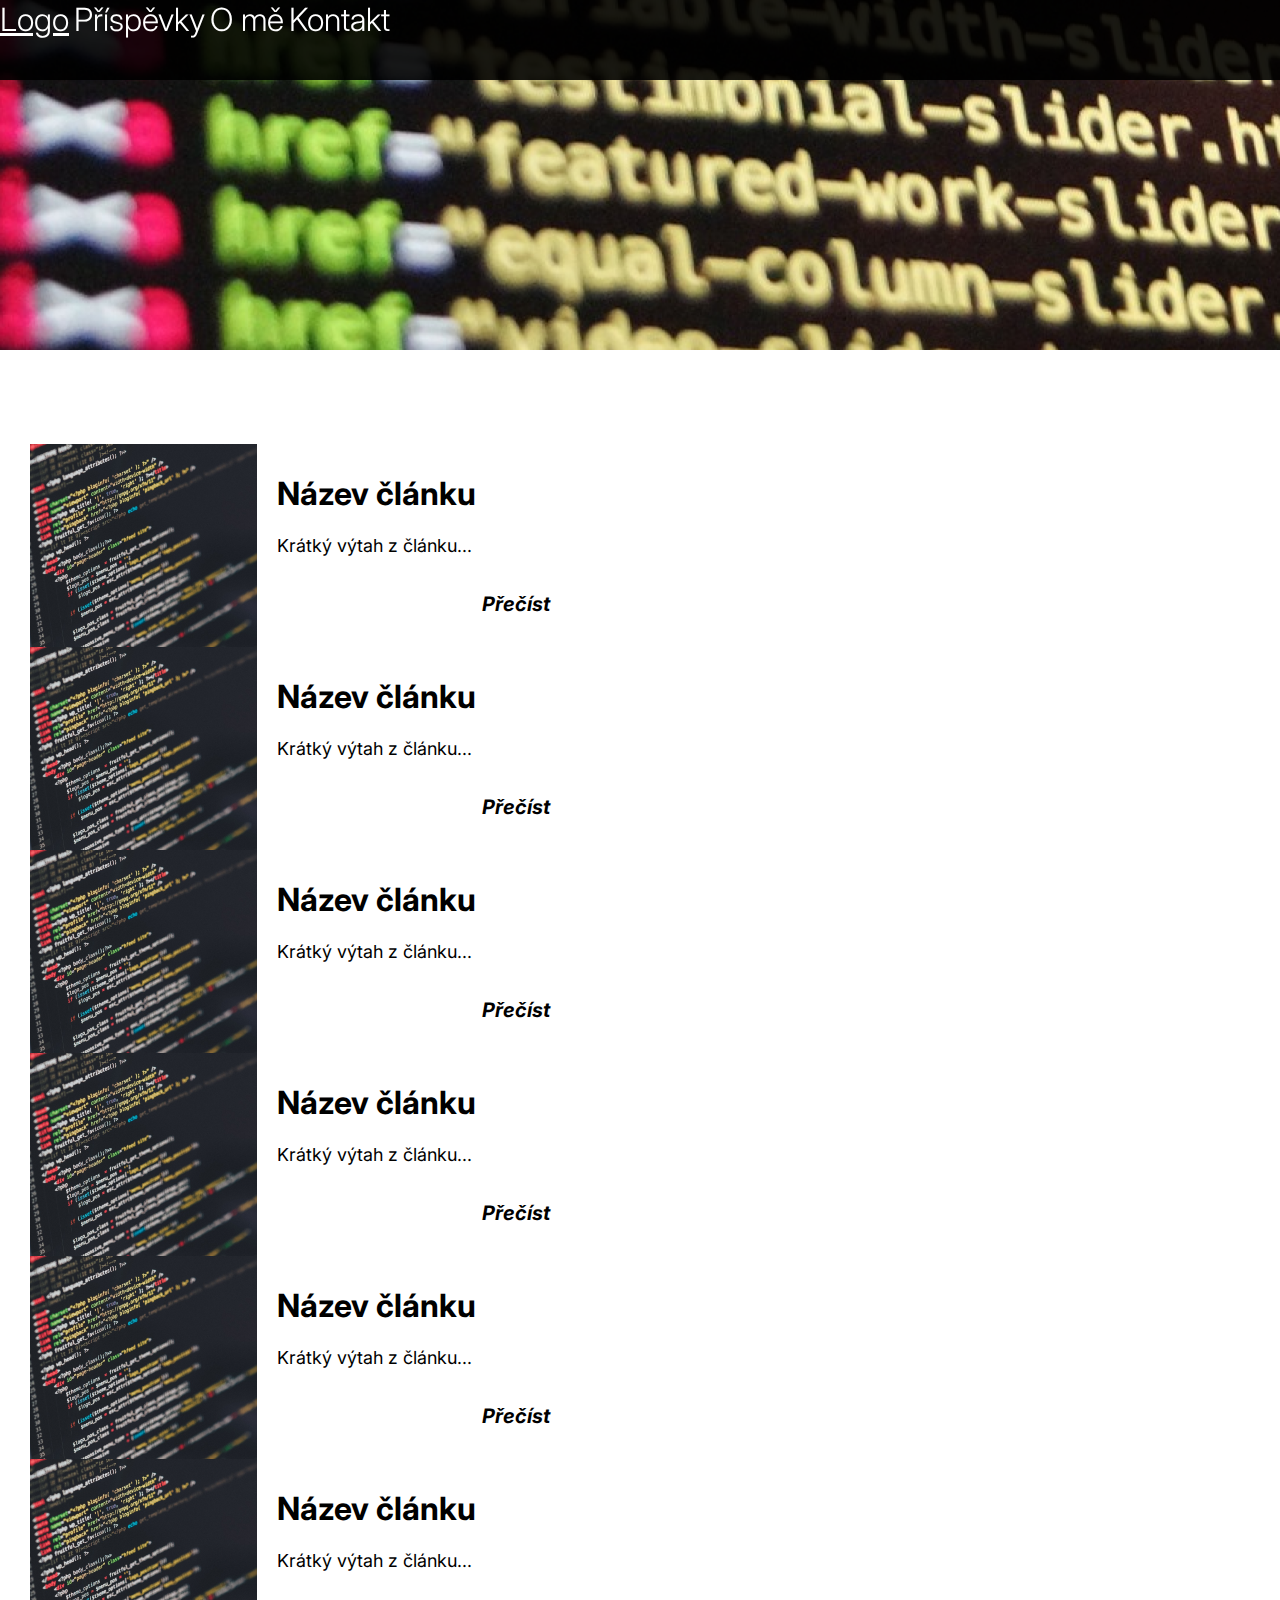
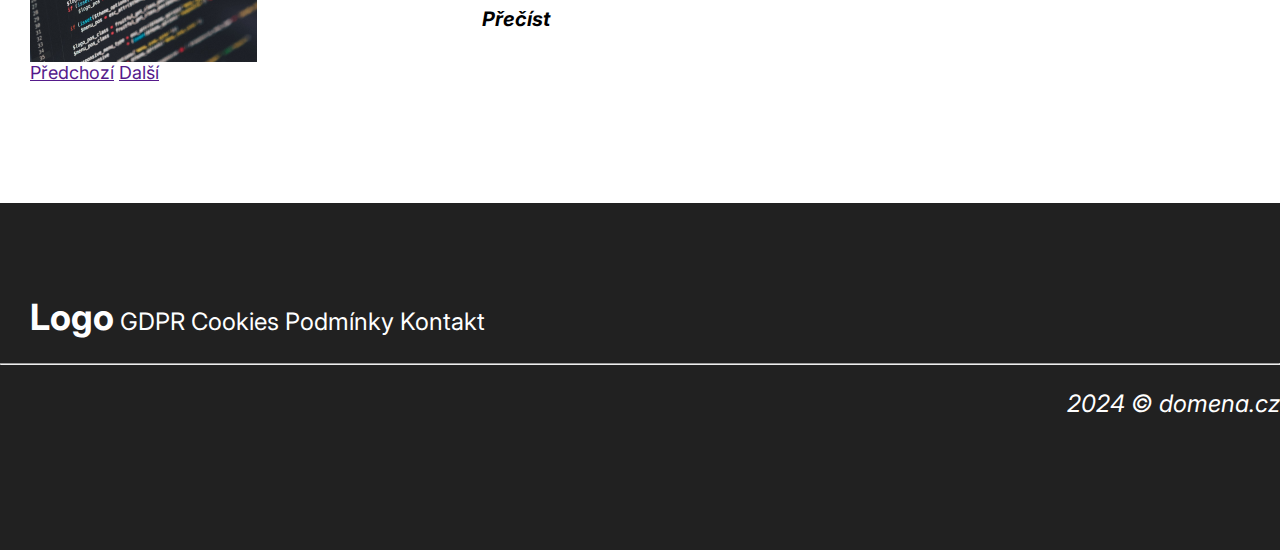
<file: index.html>
<!DOCTYPE html>
<html lang="cs">
<head>
    <meta charset="UTF-8">
    <meta name="viewport" content="width=device-width, initial-scale=1.0">
    <link rel="stylesheet" href="style.css">
    <link rel="preconnect" href="https://fonts.googleapis.com">
<link rel="preconnect" href="https://fonts.gstatic.com" crossorigin>
<link href="https://fonts.googleapis.com/css2?family=Roboto&display=swap" rel="stylesheet">
    <title>Blog</title>
</head>
<body>
<nav>
    <a href="">Logo</a>
    <a href="">Příspěvky</a>
    <a href="">O mě</a>
    <a href="">Kontakt</a>
</nav>   
<img src="obrazky/zahlavi.png" alt="zahlavi blogu">

<main>
    <div class="karta-clanku">
        <img src="obrazky/clanek.png" alt="Název článku">
        <div class="karta-textace">
            <h2>Název článku</h2>
            <p>Krátký výtah z článku...</p>
            <p>
                <a href="">Přečíst</a>
            </p>
        </div>
    </div>

    <div class="karta-clanku">
        <img src="obrazky/clanek.png" alt="Název článku">
        <div class="karta-textace">
            <h2>Název článku</h2>
            <p>Krátký výtah z článku...</p>
            <p>
                <a href="">Přečíst</a>
            </p>
        </div>
    </div>

    <div class="karta-clanku">
        <img src="obrazky/clanek.png" alt="Název článku">
        <div class="karta-textace">
            <h2>Název článku</h2>
            <p>Krátký výtah z článku...</p>
            <p>
                <a href="">Přečíst</a>
            </p>
        </div>
    </div>

    <div class="karta-clanku">
        <img src="obrazky/clanek.png" alt="Název článku">
        <div class="karta-textace">
            <h2>Název článku</h2>
            <p>Krátký výtah z článku...</p>
            <p>
                <a href="">Přečíst</a>
            </p>
        </div>
    </div>

    <div class="karta-clanku">
        <img src="obrazky/clanek.png" alt="Název článku">
        <div class="karta-textace">
            <h2>Název článku</h2>
            <p>Krátký výtah z článku...</p>
            <p>
                <a href="">Přečíst</a>
            </p>
        </div>
    </div>

    <div class="karta-clanku">
        <img src="obrazky/clanek.png" alt="Název článku">
        <div class="karta-textace">
            <h2>Název článku</h2>
            <p>Krátký výtah z článku...</p>
            <p>
                <a href="">Přečíst</a>
            </p>
        </div>
    </div>

<!-- Strakování div bude sloužit k vycentrovaní-->
    <div>
        <a href="">Předchozí</a>
        <a href="">Další</a>
    </div>
</main>

<footer>
    <!-- div bude sloužit k rozdělení-->
    <div>
        <b>Logo</b>
        <a href="">GDPR</a>
        <a href="">Cookies</a>
        <a href="">Podmínky</a>
        <a href="">Kontakt</a>  
    </div>
    <hr>
    <p>2024 &copy; domena.cz</p>
</footer>
</body>
</html>
</file>
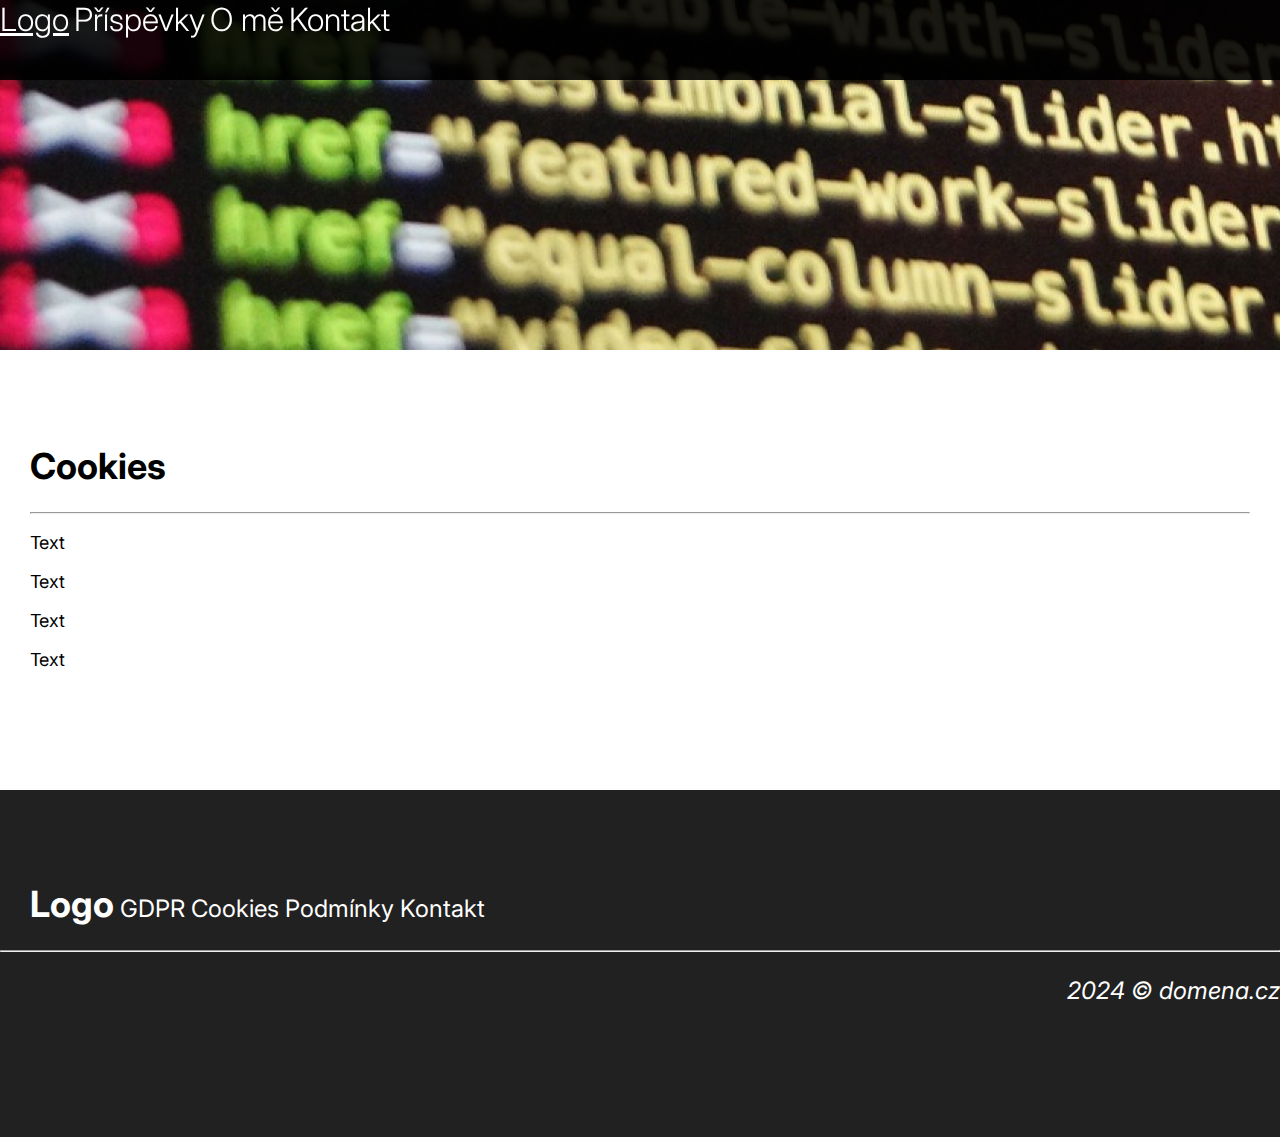
<file: cookies.html>
<!DOCTYPE html>
<html lang="cs">
<head>
    <meta charset="UTF-8">
    <meta name="viewport" content="width=device-width, initial-scale=1.0">
    <link rel="stylesheet" href="style.css">
    <title>Cookies</title>
</head>
<body>
    <nav>
        <a href="">Logo</a>
        <a href="">Příspěvky</a>
        <a href="">O mě</a>
        <a href="">Kontakt</a>
    </nav>
    <img src="obrazky/zahlavi.png" alt="Záhlaví blogu">

    <main>
        <h1>Cookies</h1>
        <hr>

        <article>
            <p>Text</p>
            <p>Text</p>
            <p>Text</p>
            <p>Text</p>
        </article>
    </main>

    <footer>
        <!-- div bude sloužit k rozdělení na dva sloupce -->
        <div>
            <b>Logo</b>
            <a href="">GDPR</a>
            <a href="">Cookies</a>
            <a href="">Podmínky</a>
            <a href="">Kontakt</a>
        </div>
        <hr>
        <p>2024 &copy; domena.cz</p>
    </footer>
</body>
</html>
</file>
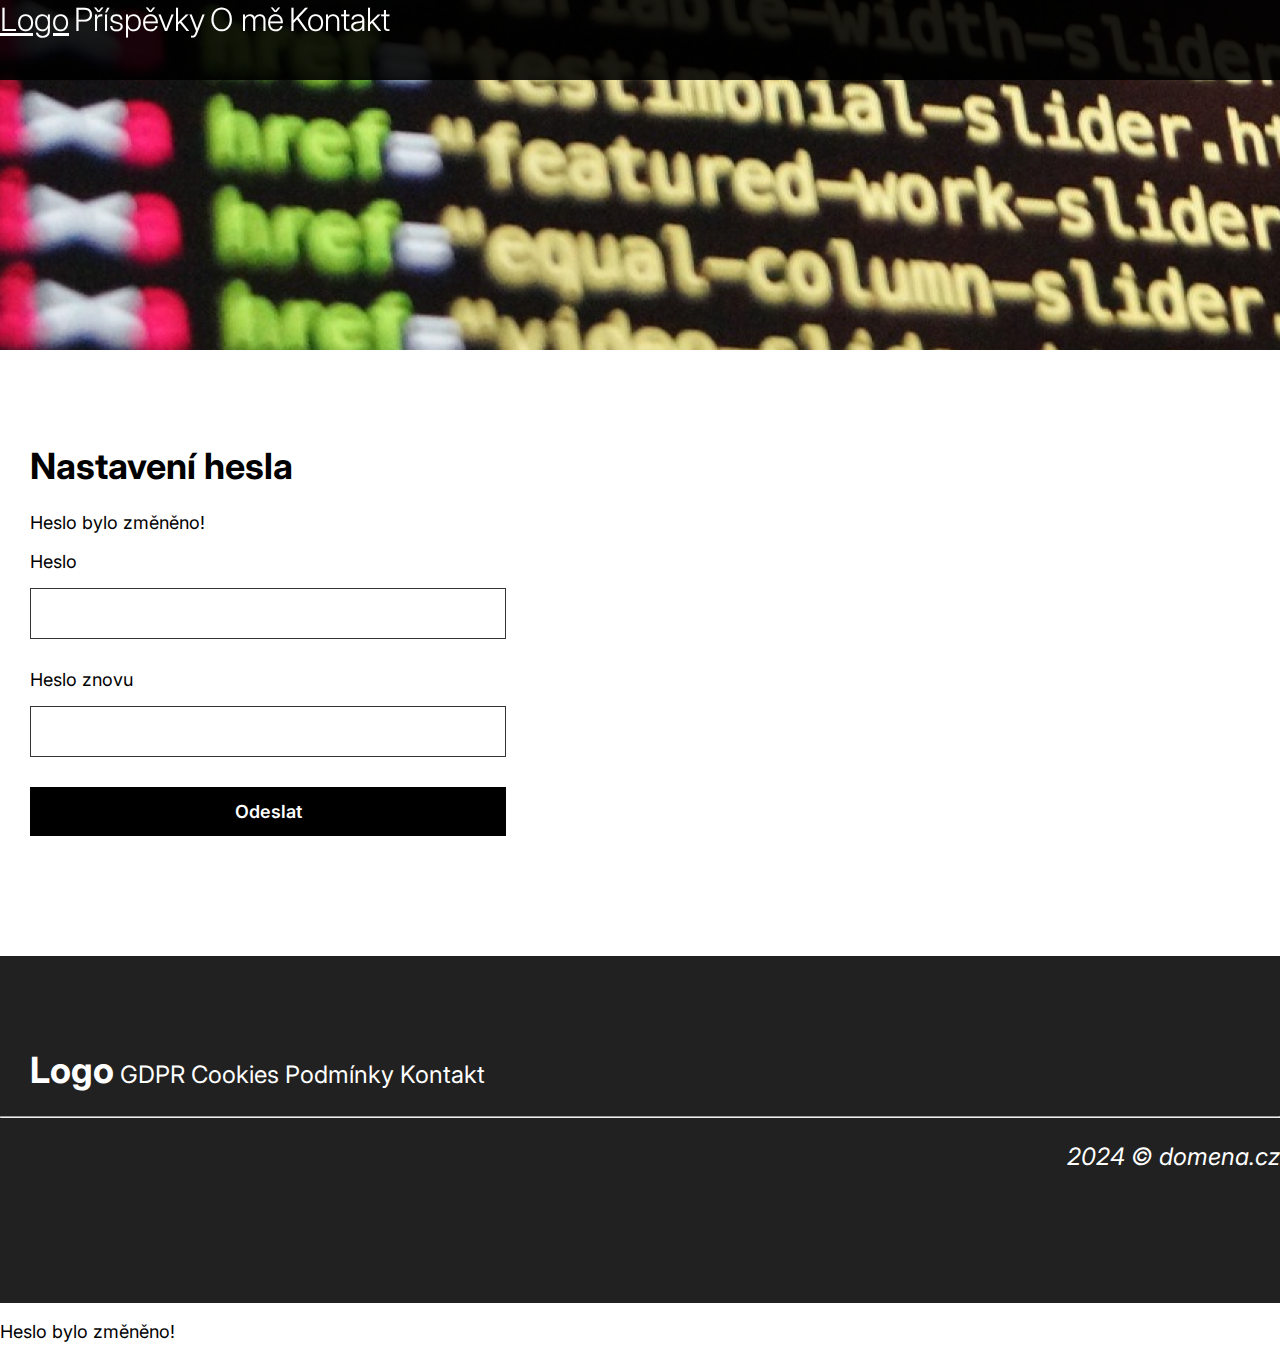
<file: nastaveni_hesla.html>
<!DOCTYPE html>
<html lang="cs">
<head>
    <meta charset="UTF-8">
    <meta name="viewport" content="width=device-width, initial-scale=1.0">
    <link rel="stylesheet" href="style.css">
    <title>Nastavení hesla</title>
</head>
<body>
    <nav>
        <a href="">Logo</a>
        <a href="">Příspěvky</a>
        <a href="">O mě</a>
        <a href="">Kontakt</a>
    </nav>
    <img src="obrazky/zahlavi.png" alt="Záhlaví blogu">

    <main>
        <h1>Nastavení hesla</h1>

        <!-- 
        ukázka zpráv serveru pro úspěch/chybu při zpracování požadavku
        klasická zpráva - vzhled se nastaví pomocí CSS
        -->
        <p>Heslo bylo změněno!</p>

        <form action="nastaveni_hesla.html" method="post">
            <label for="heslo">Heslo</label>
            <input type="password" name="heslo" id="heslo">
            <label for="heslo_znovu">Heslo znovu</label>
            <input type="password" name="heslo_znovu" id="heslo_znovu">
            <input type="submit" value="Odeslat">
        </form>
    </main>

    <footer>
        <!-- div bude sloužit k rozdělení na dva sloupce -->
        <div>
            <b>Logo</b>
            <a href="">GDPR</a>
            <a href="">Cookies</a>
            <a href="">Podmínky</a>
            <a href="">Kontakt</a>
        </div>
        <hr>
        <p>2024 &copy; domena.cz</p>
    </footer>

    <!-- 
    ukázka zpráv serveru pro úspěch/chybu při zpracování požadavku
    flash zpráva - vzhled se nastaví pomocí CSS, sama zmizí - nastaví se pomocí JS
    -->
    <div>
        <!-- tento div slouží jako barevný indikátor úspěchu požadavku -->
        <div></div>
        <p>Heslo bylo změněno!</p>
    </div>
</body>
</html>
</file>
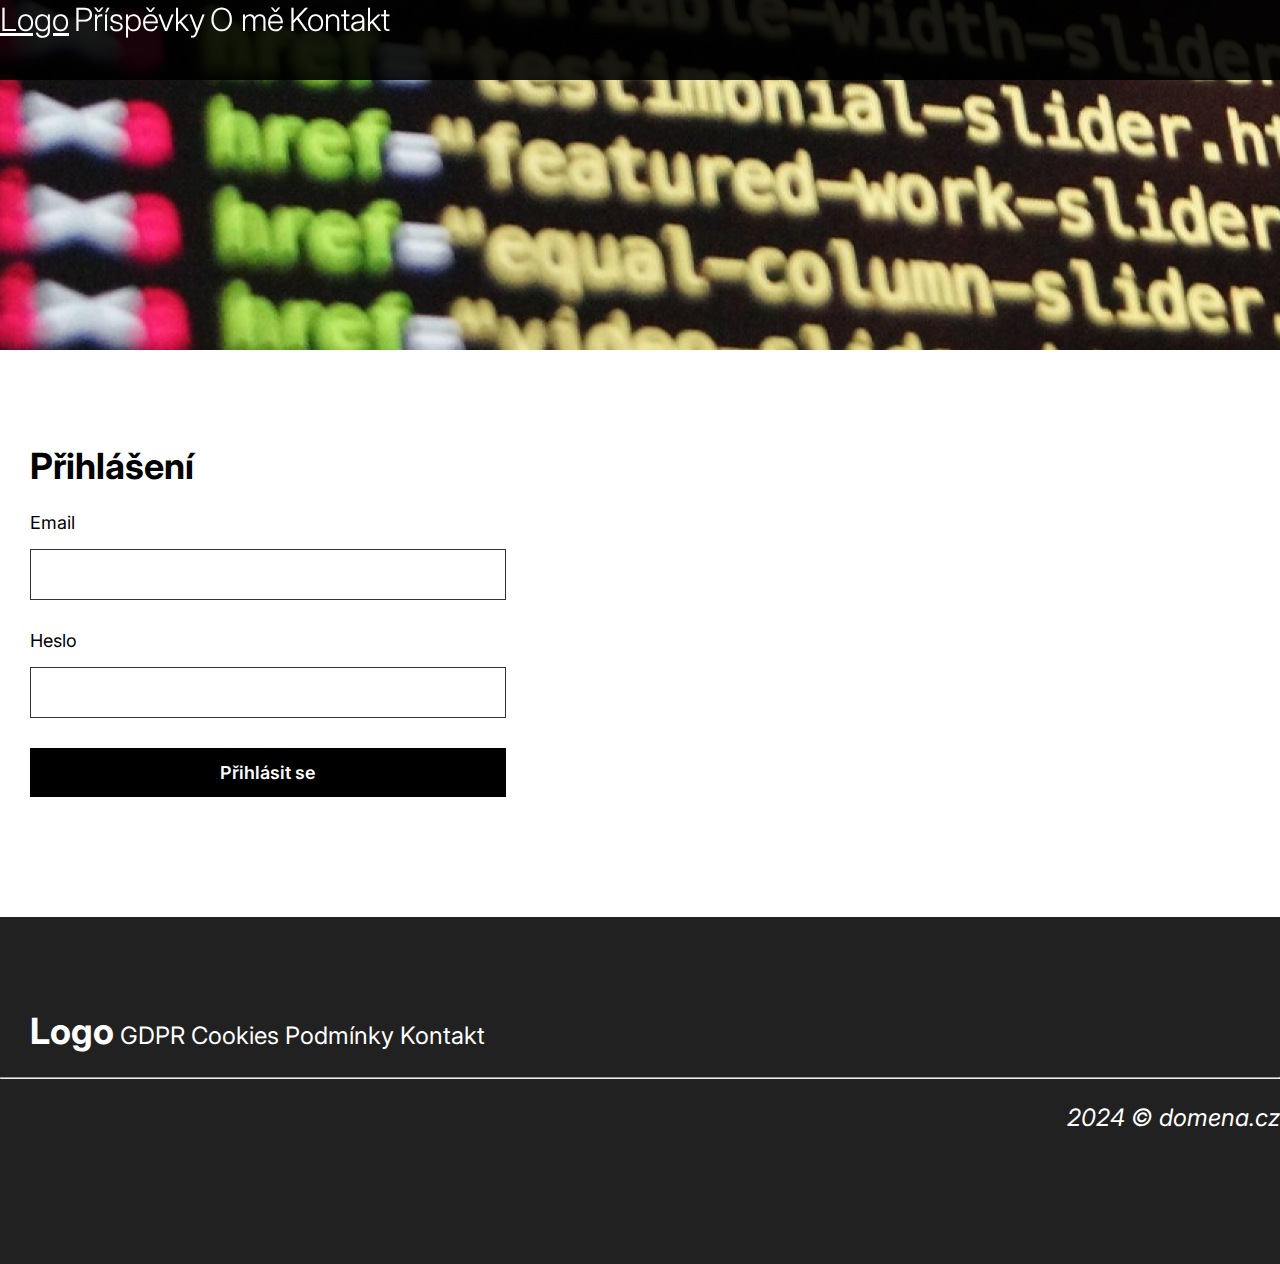
<file: prihlaseni.html>
<!DOCTYPE html>
<html lang="cs">
<head>
    <meta charset="UTF-8">
    <meta name="viewport" content="width=device-width, initial-scale=1.0">
    <link rel="stylesheet" href="style.css">
    <title>Přihlášení</title>
</head>
<body>
    <nav>
        <a href="">Logo</a>
        <a href="">Příspěvky</a>
        <a href="">O mě</a>
        <a href="">Kontakt</a>
    </nav>
    <img src="obrazky/zahlavi.png" alt="Záhlaví blogu">

    <main>
        <h1>Přihlášení</h1>

        <form action="prihlaseni.html" method="post">
            <label for="email">Email</label>
            <input type="email" name="email" id="email" required>
            <label for="heslo">Heslo</label>
            <input type="password" name="heslo" id="heslo">
            <input type="submit" value="Přihlásit se">
        </form>
    </main>

    <footer>
        <!-- div bude sloužit k rozdělení na dva sloupce -->
        <div>
            <b>Logo</b>
            <a href="">GDPR</a>
            <a href="">Cookies</a>
            <a href="">Podmínky</a>
            <a href="">Kontakt</a>
        </div>
        <hr>
        <p>2024 &copy; domena.cz</p>
    </footer>
</body>
</html>
</file>
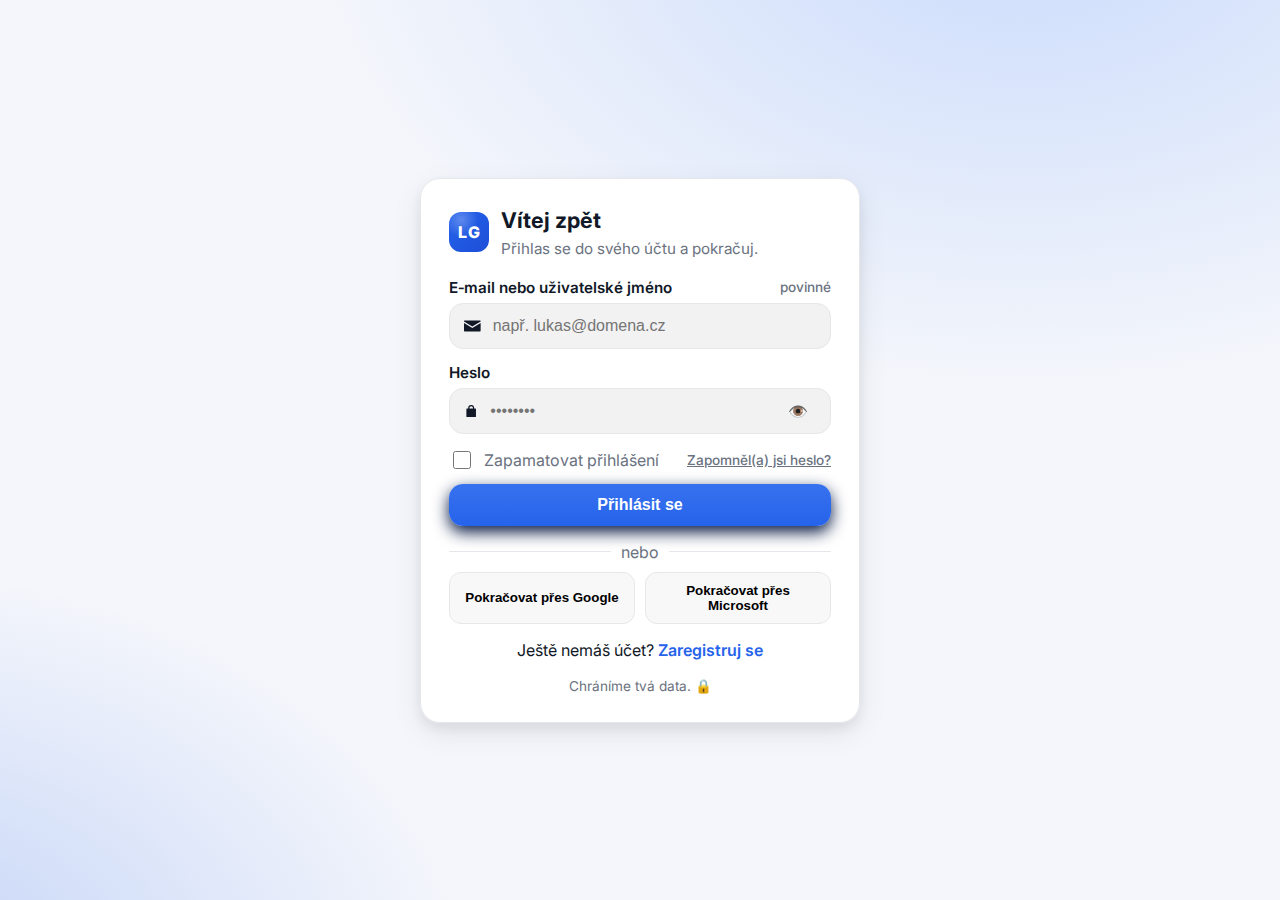
<file: prihlaseni2.html>
<!doctype html>
<html lang="cs">
<head>
  <meta charset="utf-8" />
  <meta name="viewport" content="width=device-width, initial-scale=1" />
  <title>Přihlášení</title>
  <meta name="description" content="Přihlašovací stránka – bezpečné přihlášení do aplikace." />
  <link rel="preconnect" href="https://fonts.googleapis.com" />
  <link rel="preconnect" href="https://fonts.gstatic.com" crossorigin />
  <link href="https://fonts.googleapis.com/css2?family=Inter:wght@400;500;600;700&display=swap" rel="stylesheet" />
  <style>
    :root {
      --bg: #0b1020;
      --card: #121730;
      --text: #e6e8ef;
      --muted: #a7aec4;
      --primary: #4e8cff;
      --primary-600: #3f73d1;
      --ring: #80aaff55;
      --danger: #ff5c7a;
      --ok: #2ecc71;
      --border: #2a3156;
      --shadow: 0 10px 30px rgba(0,0,0,.35), 0 6px 12px rgba(0,0,0,.25);
    }
    @media (prefers-color-scheme: light) {
      :root {
        --bg: #f4f6fb;
        --card: #ffffff;
        --text: #111827;
        --muted: #6b7280;
        --primary: #2563eb;
        --primary-600: #1d4ed8;
        --ring: #2563eb22;
        --danger: #e11d48;
        --ok: #16a34a;
        --border: #e5e7eb;
        --shadow: 0 10px 30px rgba(2,6,23,.08), 0 6px 12px rgba(2,6,23,.06);
      }
    }

    * { box-sizing: border-box; }
    html, body { height: 100%; }
    body {
      margin: 0;
      font-family: Inter, system-ui, -apple-system, Segoe UI, Roboto, Ubuntu, Cantarell, Noto Sans, 'Helvetica Neue', Arial, 'Apple Color Emoji', 'Segoe UI Emoji', 'Segoe UI Symbol', sans-serif;
      background: radial-gradient(1200px 800px at 80% -10%, rgba(78,140,255,.25), transparent 60%),
                  radial-gradient(1000px 700px at -10% 110%, rgba(37,99,235,.25), transparent 60%),
                  var(--bg);
      color: var(--text);
      display: grid;
      place-items: center;
      padding: 24px;
    }

    .container {
      width: 100%;
      max-width: 440px;
    }

    .card {
      background: linear-gradient(180deg, color-mix(in oklab, var(--card), #fff 2%), var(--card));
      border: 1px solid var(--border);
      border-radius: 20px;
      box-shadow: var(--shadow);
      padding: 28px;
      position: relative;
      overflow: clip;
    }

    .brand {
      display: flex;
      align-items: center;
      gap: 12px;
      margin-bottom: 20px;
    }
    .logo {
      width: 40px; height: 40px; border-radius: 12px;
      display: grid; place-items: center;
      background: radial-gradient(circle at 30% 20%, #fff4, transparent 40%),
                  linear-gradient(135deg, var(--primary), var(--primary-600));
      color: white;
      font-weight: 800;
      letter-spacing: .5px;
    }
    h1 { font-size: 1.35rem; margin: 0; }
    p.meta { margin: 6px 0 0; color: var(--muted); font-size: .95rem; }

    form { margin-top: 18px; }

    .field { margin-bottom: 14px; }
    .label {
      display: flex; justify-content: space-between; align-items: center;
      margin-bottom: 6px; font-weight: 600; font-size: .95rem;
    }
    .hint { color: var(--muted); font-weight: 500; font-size: .85rem; }

    .input {
      display: flex; align-items: center; gap: 10px;
      background: color-mix(in oklab, var(--card), #000 4%);
      border: 1px solid var(--border);
      border-radius: 14px; padding: 12px 14px;
      outline: none; transition: .2s ease;
    }
    .input:focus-within { box-shadow: 0 0 0 6px var(--ring); border-color: color-mix(in oklab, var(--primary), white 30%); }
    .input input {
      appearance: none;
      border: none; outline: none; background: transparent;
      color: var(--text); width: 100%; font-size: 1rem;
    }
    .input button.icon {
      border: none; background: transparent; cursor: pointer;
      font: inherit; color: var(--muted);
      padding: 6px 8px; border-radius: 10px; line-height: 0;
    }
    .input button.icon:hover { background: color-mix(in oklab, var(--card), #000 8%); color: var(--text); }

    .row { display: flex; justify-content: space-between; align-items: center; gap: 10px; margin-top: 2px; }
    .checkbox {
      display: inline-flex; align-items: center; gap: 10px;
      cursor: pointer; user-select: none; color: var(--muted);
    }
    .checkbox input { width: 18px; height: 18px; }

    .btn {
      width: 100%; border: none; cursor: pointer; font-weight: 700; font-size: 1rem;
      padding: 12px 16px; border-radius: 14px; margin-top: 12px;
      background: linear-gradient(180deg, color-mix(in oklab, var(--primary), #fff 8%), var(--primary));
      color: #fff; box-shadow: 0 6px 16px color-mix(in oklab, var(--primary), black 60%);
      transition: transform .04s ease, filter .2s ease;
    }
    .btn:hover { filter: brightness(1.05); }
    .btn:active { transform: translateY(1px); }
    .btn[disabled] { opacity: .6; cursor: not-allowed; }

    .links { text-align: center; margin-top: 14px; }
    .links a { color: var(--primary); text-decoration: none; font-weight: 600; }
    .links a:hover { text-decoration: underline; }

    .alert { display: none; margin: 10px 0 0; font-size: .95rem; }
    .alert.error { color: var(--danger); }
    .alert.success { color: var(--ok); }

    .divider { display: grid; grid-template-columns: 1fr auto 1fr; align-items: center; gap: 10px; margin: 16px 0 8px; color: var(--muted); }
    .divider::before, .divider::after { content: ""; height: 1px; background: var(--border); }

    .oauth {
      display: grid; grid-template-columns: repeat(2, 1fr); gap: 10px; margin-top: 10px;
    }
    .oauth button {
      border: 1px solid var(--border); background: color-mix(in oklab, var(--card), #000 2%);
      padding: 10px 12px; border-radius: 12px; cursor: pointer; font-weight: 600;
    }
    .oauth button:hover { background: color-mix(in oklab, var(--card), #000 6%); }

    footer { margin-top: 18px; text-align: center; color: var(--muted); font-size: .85rem; }
  </style>
</head>
<body>
  <main class="container" aria-labelledby="title">
    <section class="card" role="region" aria-label="Přihlašovací formulář">
      <div class="brand" aria-hidden="true">
        <div class="logo" aria-hidden="true">LG</div>
        <div>
          <h1 id="title">Vítej zpět</h1>
          <p class="meta">Přihlas se do svého účtu a pokračuj.</p>
        </div>
      </div>

      <form id="loginForm" method="post" action="/login" novalidate>
        <div class="field">
          <label class="label" for="email">E‑mail nebo uživatelské jméno <span class="hint">povinné</span></label>
          <div class="input">
            <svg width="18" height="18" viewBox="0 0 24 24" fill="currentColor" aria-hidden="true"><path d="M12 12.713l11.985-7.2A1 1 0 0023 4H1a1 1 0 00-.985 1.513l11.985 7.2z"></path><path d="M12 14.987L0 7.787V19a1 1 0 001 1h22a1 1 0 001-1V7.787l-12 7.2z"></path></svg>
            <input id="email" name="email" type="text" inputmode="email" autocomplete="username" placeholder="např. lukas@domena.cz" required />
          </div>
        </div>

        <div class="field">
          <label class="label" for="password">Heslo</label>
          <div class="input">
            <svg width="18" height="18" viewBox="0 0 24 24" fill="currentColor" aria-hidden="true"><path d="M17 8V7a5 5 0 10-10 0v1H5a1 1 0 00-1 1v12a1 1 0 001 1h14a1 1 0 001-1V9a1 1 0 00-1-1h-2zm-8 0V7a3 3 0 016 0v1H9z"></path></svg>
            <input id="password" name="password" type="password" autocomplete="current-password" placeholder="••••••••" required minlength="6" />
            <button type="button" class="icon" id="togglePass" aria-label="Zobrazit heslo" aria-pressed="false">👁️</button>
          </div>
        </div>

        <div class="row">
          <label class="checkbox"><input type="checkbox" id="remember" name="remember" /> Zapamatovat přihlášení</label>
          <a class="hint" href="#" onclick="alert('Odkaz na obnovu hesla…'); return false;">Zapomněl(a) jsi heslo?</a>
        </div>

        <p class="alert error" id="errorBox" role="alert"></p>
        <p class="alert success" id="successBox" role="status"></p>

        <button class="btn" id="submitBtn" type="submit">Přihlásit se</button>

        <div class="divider" aria-hidden="true">nebo</div>
        <div class="oauth" aria-label="Přihlášení přes služby třetích stran">
          <button type="button" onclick="demoOauth('Google')">Pokračovat přes Google</button>
          <button type="button" onclick="demoOauth('Microsoft')">Pokračovat přes Microsoft</button>
        </div>

        <div class="links">
          <p>Ještě nemáš účet? <a href="#" onclick="alert('Odkaz na registraci…'); return false;">Zaregistruj se</a></p>
        </div>
      </form>
      <footer>Chráníme tvá data. <span aria-hidden="true">🔒</span></footer>
    </section>
  </main>

  <script>
    const form = document.getElementById('loginForm');
    const errorBox = document.getElementById('errorBox');
    const successBox = document.getElementById('successBox');
    const submitBtn = document.getElementById('submitBtn');
    const togglePass = document.getElementById('togglePass');
    const passInput = document.getElementById('password');

    togglePass.addEventListener('click', () => {
      const type = passInput.getAttribute('type') === 'password' ? 'text' : 'password';
      passInput.setAttribute('type', type);
      const pressed = togglePass.getAttribute('aria-pressed') === 'true';
      togglePass.setAttribute('aria-pressed', String(!pressed));
      togglePass.textContent = type === 'password' ? '👁️' : '🙈';
      togglePass.setAttribute('aria-label', type === 'password' ? 'Zobrazit heslo' : 'Skrýt heslo');
    });

    function showError(msg) {
      errorBox.textContent = msg; errorBox.style.display = 'block';
      successBox.style.display = 'none';
    }
    function showSuccess(msg) {
      successBox.textContent = msg; successBox.style.display = 'block';
      errorBox.style.display = 'none';
    }

    form.addEventListener('submit', (e) => {
      e.preventDefault();

      submitBtn.disabled = true;
      const email = (document.getElementById('email').value || '').trim();
      const password = passInput.value;

      if (!email || !password) {
        showError('Vyplň prosím e‑mail a heslo.');
        submitBtn.disabled = false; return;
      }
      if (password.length < 6) {
        showError('Heslo musí mít alespoň 6 znaků.');
        submitBtn.disabled = false; return;
      }

      // Demo validace e‑mailu/uživatelského jména
      const looksLikeEmail = /.+@.+\..+/.test(email);
      if (!looksLikeEmail && email.length < 3) {
        showError('Uživatelské jméno je příliš krátké.');
        submitBtn.disabled = false; return;
      }

      // Simulace odeslání – nahraďte fetch('/login', {method: 'POST', body: ...})
      setTimeout(() => {
        showSuccess('Přihlašujeme… (demo)');
        // Zde případně přesměrování: window.location.href = '/app';
        submitBtn.disabled = false;
      }, 600);
    });

    function demoOauth(provider) {
      showSuccess('Přesměrování na ' + provider + '… (demo)');
    }
  </script>
</body>
</html>
</file>
<file: style.css>
@import url('https://fonts.googleapis.com/css2?family=Inter&display=swap');

:root {
    --zakladni-velikost-pisma: 16px;
    --druh-pisma: 'Inter', sans-serif;

    --pozadi-aplikace: #FFFFFF;
    --pozadi-navigace: rgba(0, 0, 0, 0.9);
    --pozadi-zapati: #212121;
    --pozadi-elementu: #FFFFFF;
    --pozadi-tlacitek: #000000;
    --pozadi-zprava-uspech: #337D19;
    --pozadi-zprava-chyba: #8A1C1C;

    --barva-pisma-primarni: #000000;
    --barva-pisma-sekundarni: #FFFFFF;
    --barva-pisma-seda: #6F6F6F;

    --vrzeny-stin: rgba(0, 0, 0, 0.25);
    --ramecek-inputy: #343434;

    --sirka-obsahu: 76.25rem;
    --vyska-navigace: 5rem;

    --mezera-xs: 0.875rem;
    --mezera-s: 1rem;
    --mezera-m: 1.25rem;
    --mezera-l: 1.875rem;
    --mezera-xl: 2.5rem;
    --mezera-xxl: 3.75rem;

    --pismo-m: 1.25rem;
    --pismo-l: 2rem;
    --pismo-xl: 2.25rem;
}

html {
    font-size: var(--zakladni-velikost-pisma);
}

*,
*::before, *::after {
    box-sizing: border-box;
}

body {
    margin: 0;
    padding: 0;

    background-color: var(--pozadi-aplikace);
}

body,
input,
button {
    font-family: var(--druh-pisma);
    font-size: 1.125rem;
}

img {
    max-width: 100%;
}

nav {
    width: 100%;
    height: var(--vyska-navigace);
    background-color: var(--pozadi-navigace);

    position: fixed;
    top: 0;
    left: 0;

    div {
        &:only-child {
            width: var(--sirka-obsahu);
            max-width: 100%;
            height: 100%;
            margin: 0 auto;

            >a {
                font-size: var(--pismo-xl);
                font-weight: 700;
            }
        }

        >div {
            margin-left: auto;
        }

        display: flex;
        gap: var(--mezera-xxl);
        align-items: center;
    }

    a {
        font-size: var(--pismo-l);
        font-weight: 300;
        text-decoration: none;
        color: var(--barva-pisma-sekundarni);

        &:not(:only-of-type):hover {
            text-decoration: underline;
        }
    }

    svg {
        cursor: pointer;
        display: none;
        margin-left: auto;
    }
}

body>img {
    width: 100%;
    height: 21.875rem;
    object-fit: cover;
}

main {
    width: var(--sirka-obsahu);
    max-width: 100%;
    margin: 5.625rem auto 0;
}

footer {
    background-color: var(--pozadi-zapati);
    color: var(--barva-pisma-sekundarni);
    margin-top: 7.5rem;
    padding-top: 5.75rem;
    padding-bottom: 6.75rem;
    font-size: 1.5rem;

    b {
        font-size: var(--pismo-xl);
    }

    a {
        color: var(--barva-pisma-sekundarni);
        text-decoration: none;
    }

    hr {
        margin: 1.5rem 0;
    }

    p {
        text-align: right;
        font-style: italic;
    }

    >div {
        width: var(--sirka-obsahu);
        max-width: 100%;
        margin: 0 auto;

        >div {
            display: flex;
            gap: var(--mezera-xxl);
            align-items: flex-end;

            a:first-of-type {
                margin-left: auto;
            }
        }
    }
}

form {
    display: flex;
    flex-direction: column;

    label {
        margin-top: var(--mezera-l);
        margin-bottom: var(--mezera-s);

        &:first-of-type {
            margin-top: 0;
        }
    }

    input {
        width: 29.75rem;
        padding: var(--mezera-xs);
        border: 1px solid var(--ramecek-inputy);
    }

    input[type="submit"] {
        border: none;
        background-color: var(--pozadi-tlacitek);
        color: var(--barva-pisma-sekundarni);
        font-weight: 600;

        margin-top: var(--mezera-l);
    }
}

.obrazek-zahlavi-hlevni-strana {
    height: 14.375rem;
}

.hlavni-strana {
    display: flex;
    flex-wrap: wrap;
    column-gap: var(--mezera-m);
    row-gap: var(--mezera-xl);

    >div:last-child {
        flex-basis: 100%;
        text-align: center;

        a {
            display: inline-block;
            font-size: var(--pismo-m);
            font-style: italic;
            color: var(--barva-pisma-primarni);
            background-color: var(--pozadi-elementu);
            text-decoration: none;
            font-weight: 600;
            padding: 0.375rem 2.25rem;

            &:first-child {
                margin-right: var(--mezera-m);
            }

            &.vypnuto {
                pointer-events: none;
                color: var(--barva-pisma-seda);
            }
        }
    }
}

.karta-clanku {
    background-color: var(--pozadi-elementu);

    width: 34.375rem;
    max-width: 100%;

    display: flex;
    gap: 1.25rem;

    >img {
        width: 14.1875rem;
        height: 12.6875rem;
        object-fit: cover;
    }

    .karta-textace {
        padding: var(--mezera-l);
        padding-left: 0;

        flex-basis: 100%;

        h2 {
            margin: 0;
            font-weight: 700;
            font-size: var(--pismo-l);
        }

        a {
            font-weight: 700;
            font-style: italic;
            font-size: var(--pismo-m);
            text-decoration: none;
            color: var(--barva-pisma-primarni);

            &:hover {
                text-decoration: underline;
            }
        }

        p {
            margin-top: 1.375rem;
            margin-bottom: 0;

            &:last-child {
                margin-top: 2.25rem;
                text-align: right;
            }
        }
    }
}

@media screen and (max-width: 1241px) {

    nav>div,
    footer>div,
    main {
        padding: 0 var(--mezera-l);
    }

    .hlavni-strana>div:not(:last-child) {
        flex-basis: calc(50% - var(--mezera-m) / 2);
    }
}

@media screen and (max-width: 1081px) {
    .hlavni-strana>div:not(:last-child) {
        flex-basis: 100%;
    }
}

@media screen and (max-width: 769px) {
    nav {
        .otevrit {
            display: block;

            &.otevreno {
                display: none;
            }
        }

        .zavrit.otevreno {
            display: block;
        }

        div:not(:only-child) {
            position: fixed;
            top: var(--vyska-navigace);
            bottom: 0;
            right: -100%;
            width: 65%;

            flex-direction: column;
            align-items: flex-end;
            padding: var(--mezera-m) var(--mezera-xxl);
            background-color: var(--pozadi-navigace);

            transition: right .3s ease-in-out;

            &.otevreno {
                right: 0;
            }
        }
    }

    footer {
        div:not(:only-child) {
            flex-wrap: wrap;
            gap: var(--mezera-l);

            b {
                flex-basis: 100%;
            }

            a:first-of-type {
                margin: 0;
            }
        }
    }
}

@media screen and (max-width: 550px) {
    .karta-clanku {
        flex-wrap: wrap;
        gap: 0;

        .karta-textace {
            padding: var(--mezera-l);
        }

        img {
            width: 100%;
            height: 8rem;
        }
    }
}

@media screen and (max-width: 361px) {
    .hlavni-strana>div:last-child a:first-child {
        margin-right: 0;
        margin-bottom: 1rem;
    }
}
</file>
